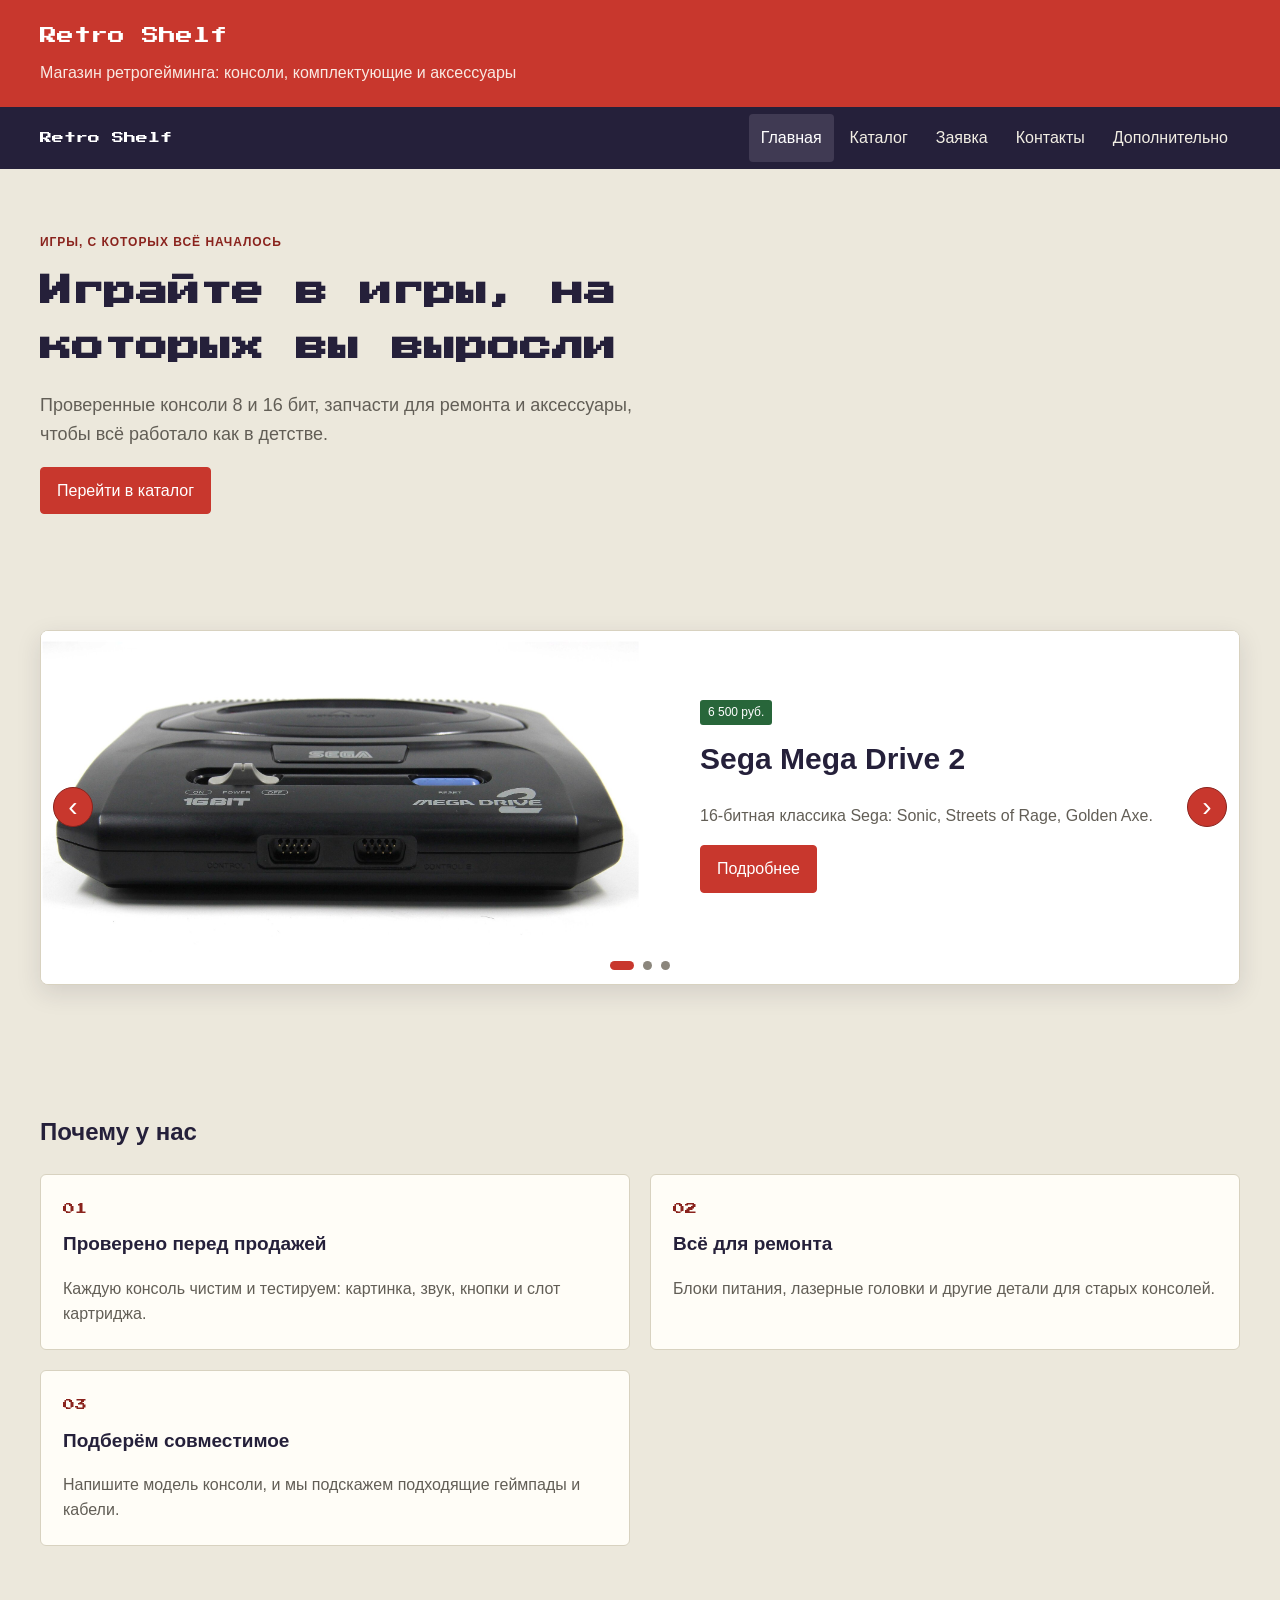
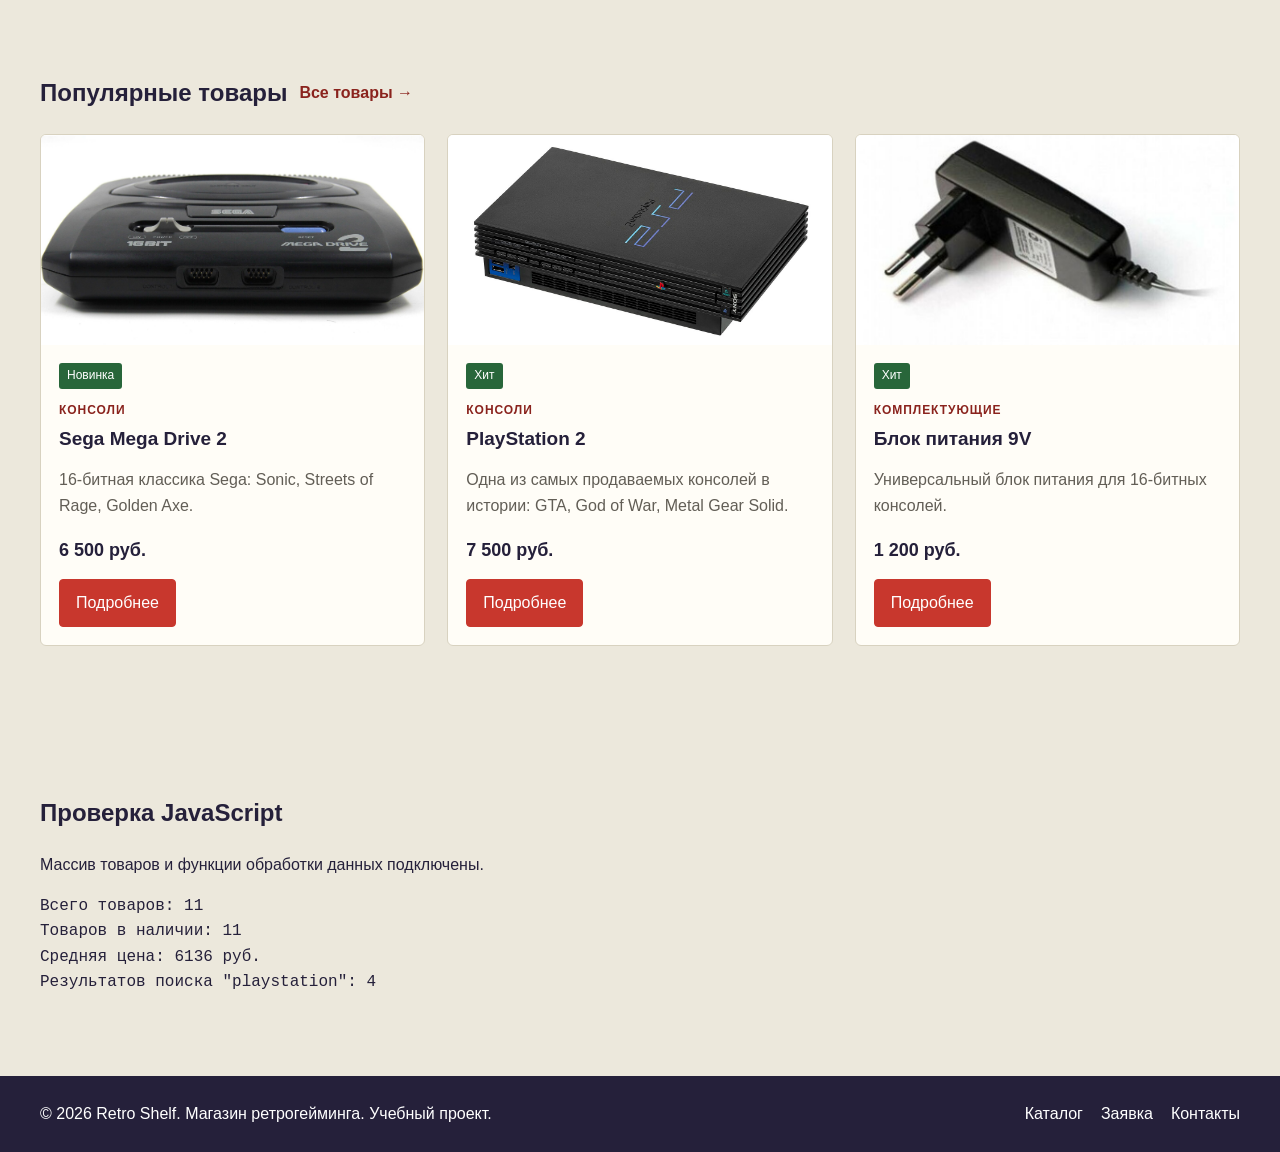
<file: index.html>
<!DOCTYPE html>
<html lang="ru">
<head>
  <meta charset="UTF-8">
  <meta name="viewport" content="width=device-width, initial-scale=1.0">
  <meta name="description" content="Retro Shelf — магазин ретрогейминга: консоли, комплектующие и аксессуары.">
  <title>Главная — Retro Shelf</title>
  <link rel="preconnect" href="https://fonts.googleapis.com">
  <link rel="preconnect" href="https://fonts.gstatic.com" crossorigin>
  <link href="https://fonts.googleapis.com/css2?family=Press+Start+2P&display=swap" rel="stylesheet">
  <link rel="stylesheet" href="css/style.css">
  <link rel="stylesheet" href="css/responsive.css">
  <script src="js/data.js" defer></script>
  <script src="js/main.js" defer></script>
</head>
<body>
  <a class="skip-link" href="#main">Перейти к основному содержимому</a>
  <header class="site-header">
    <div class="site-header__intro wrap">
      <div><a class="site-header__name pixel" href="index.html">Retro Shelf</a><p>Магазин ретрогейминга: консоли, комплектующие и аксессуары</p></div>
    </div>
  </header>
  <nav class="site-nav" aria-label="Основная навигация"><div class="wrap site-nav__inner">
    <a class="site-nav__brand pixel" href="index.html">Retro Shelf</a>
    <button class="site-nav__toggle" type="button" aria-expanded="false" aria-controls="main-menu">Меню</button>
    <ul class="site-nav__list" id="main-menu">        <li><a class="site-nav__link site-nav__link--active" href="index.html" aria-current="page">Главная</a></li>
        <li><a class="site-nav__link" href="catalog.html">Каталог</a></li>
        <li><a class="site-nav__link" href="order.html">Заявка</a></li>
        <li><a class="site-nav__link" href="contacts.html">Контакты</a></li>
      <li class="site-nav__more"><a class="site-nav__link" href="catalog.html">Дополнительно</a><ul><li><a href="catalog.html">Все товары</a></li><li><a href="order.html">Оформить заявку</a></li><li><a href="index.html#popular">Популярное</a></li></ul></li>
    </ul>
  </div></nav>
  <main id="main">
    <section class="hero wrap"><div><p class="eyebrow">Игры, с которых всё началось</p><h1 class="pixel">Играйте в игры, на которых вы выросли</h1><p>Проверенные консоли 8 и 16 бит, запчасти для ремонта и аксессуары, чтобы всё работало как в детстве.</p><a class="button" href="catalog.html">Перейти в каталог</a></div></section>
    <section class="section wrap" aria-label="Популярные товары">
      <div class="carousel" role="region" aria-roledescription="карусель" aria-label="Популярные товары">
        <div class="carousel__slides">        <article class="carousel__slide is-active" role="group" aria-roledescription="слайд" aria-label="Слайд 1 из 3" data-slide="0" aria-hidden="false">
          <img src="images/segamd2.jpeg" alt="Sega Mega Drive 2" width="2000" height="1043">
          <div class="carousel__caption"><span class="tag">6 500 руб.</span><h2>Sega Mega Drive 2</h2><p>16-битная классика Sega: Sonic, Streets of Rage, Golden Axe.</p><a class="button" href="product.html#mega-drive-2">Подробнее</a></div>
        </article>
        <article class="carousel__slide" role="group" aria-roledescription="слайд" aria-label="Слайд 2 из 3" data-slide="1" aria-hidden="true">
          <img src="images/ps2.jpg" alt="PlayStation 2" width="1280" height="771">
          <div class="carousel__caption"><span class="tag">7 500 руб.</span><h2>PlayStation 2</h2><p>Одна из самых продаваемых консолей в истории: GTA, God of War, Metal Gear Solid.</p><a class="button" href="product.html#ps2">Подробнее</a></div>
        </article>
        <article class="carousel__slide" role="group" aria-roledescription="слайд" aria-label="Слайд 3 из 3" data-slide="2" aria-hidden="true">
          <img src="images/3ds.jpeg" alt="Nintendo 3DS" width="2000" height="1125">
          <div class="carousel__caption"><span class="tag">10 500 руб.</span><h2>Nintendo 3DS</h2><p>Портативная консоль Nintendo с двумя экранами и 3D-режимом.</p><a class="button" href="product.html#nintendo-3ds">Подробнее</a></div>
        </article></div>
        <button class="carousel__arrow carousel__arrow--prev" type="button" aria-label="Предыдущий слайд">‹</button><button class="carousel__arrow carousel__arrow--next" type="button" aria-label="Следующий слайд">›</button>
        <div class="carousel__controls"><div class="carousel__dots"><button class="carousel__dot is-active" type="button" aria-label="Слайд 1" aria-current="true" data-go-to="0"></button><button class="carousel__dot" type="button" aria-label="Слайд 2" aria-current="false" data-go-to="1"></button><button class="carousel__dot" type="button" aria-label="Слайд 3" aria-current="false" data-go-to="2"></button></div></div>
      </div>
    </section>
    <section class="section wrap"><h2 class="section__title">Почему у нас</h2><div class="feature-grid">
      <article class="feature"><span class="feature__number">01</span><h3>Проверено перед продажей</h3><p>Каждую консоль чистим и тестируем: картинка, звук, кнопки и слот картриджа.</p></article>
      <article class="feature"><span class="feature__number">02</span><h3>Всё для ремонта</h3><p>Блоки питания, лазерные головки и другие детали для старых консолей.</p></article>
      <article class="feature"><span class="feature__number">03</span><h3>Подберём совместимое</h3><p>Напишите модель консоли, и мы подскажем подходящие геймпады и кабели.</p></article>
    </div></section>
    <section class="section wrap" id="popular"><div class="section__heading"><h2 class="section__title">Популярные товары</h2><a class="text-link" href="catalog.html">Все товары →</a></div><div class="product-grid">
      <article class="product-card"><img src="images/segamd2.jpeg" alt="Sega Mega Drive 2" width="2000" height="1043"><div class="product-card__body"><span class="tag">Новинка</span><p class="product-card__category">Консоли</p><h3>Sega Mega Drive 2</h3><p>16-битная классика Sega: Sonic, Streets of Rage, Golden Axe.</p><strong>6 500 руб.</strong><a class="button" href="product.html#mega-drive-2">Подробнее</a></div></article>
      <article class="product-card"><img src="images/ps2.jpg" alt="PlayStation 2" width="1280" height="771"><div class="product-card__body"><span class="tag">Хит</span><p class="product-card__category">Консоли</p><h3>PlayStation 2</h3><p>Одна из самых продаваемых консолей в истории: GTA, God of War, Metal Gear Solid.</p><strong>7 500 руб.</strong><a class="button" href="product.html#ps2">Подробнее</a></div></article>
      <article class="product-card"><img src="images/9v.jpeg" alt="Блок питания 9V" width="820" height="484"><div class="product-card__body"><span class="tag">Хит</span><p class="product-card__category">Комплектующие</p><h3>Блок питания 9V</h3><p>Универсальный блок питания для 16-битных консолей.</p><strong>1 200 руб.</strong><a class="button" href="product.html#psu-9v">Подробнее</a></div></article>
    </div></section>
     <section class="section wrap js-check" aria-labelledby="js-check-title">
      <h2 id="js-check-title">Проверка JavaScript</h2>
      <p class="js-message">JavaScript пока не выполнился.</p>
      <pre class="product-output"></pre>
    </section>
  </main>
  <footer class="site-footer"><div class="wrap site-footer__inner">
    <p>© 2026 Retro Shelf. Магазин ретрогейминга. Учебный проект.</p>
    <div><a href="catalog.html">Каталог</a><a href="order.html">Заявка</a><a href="contacts.html">Контакты</a></div>
  </div></footer>
</body>
</html>
</file>
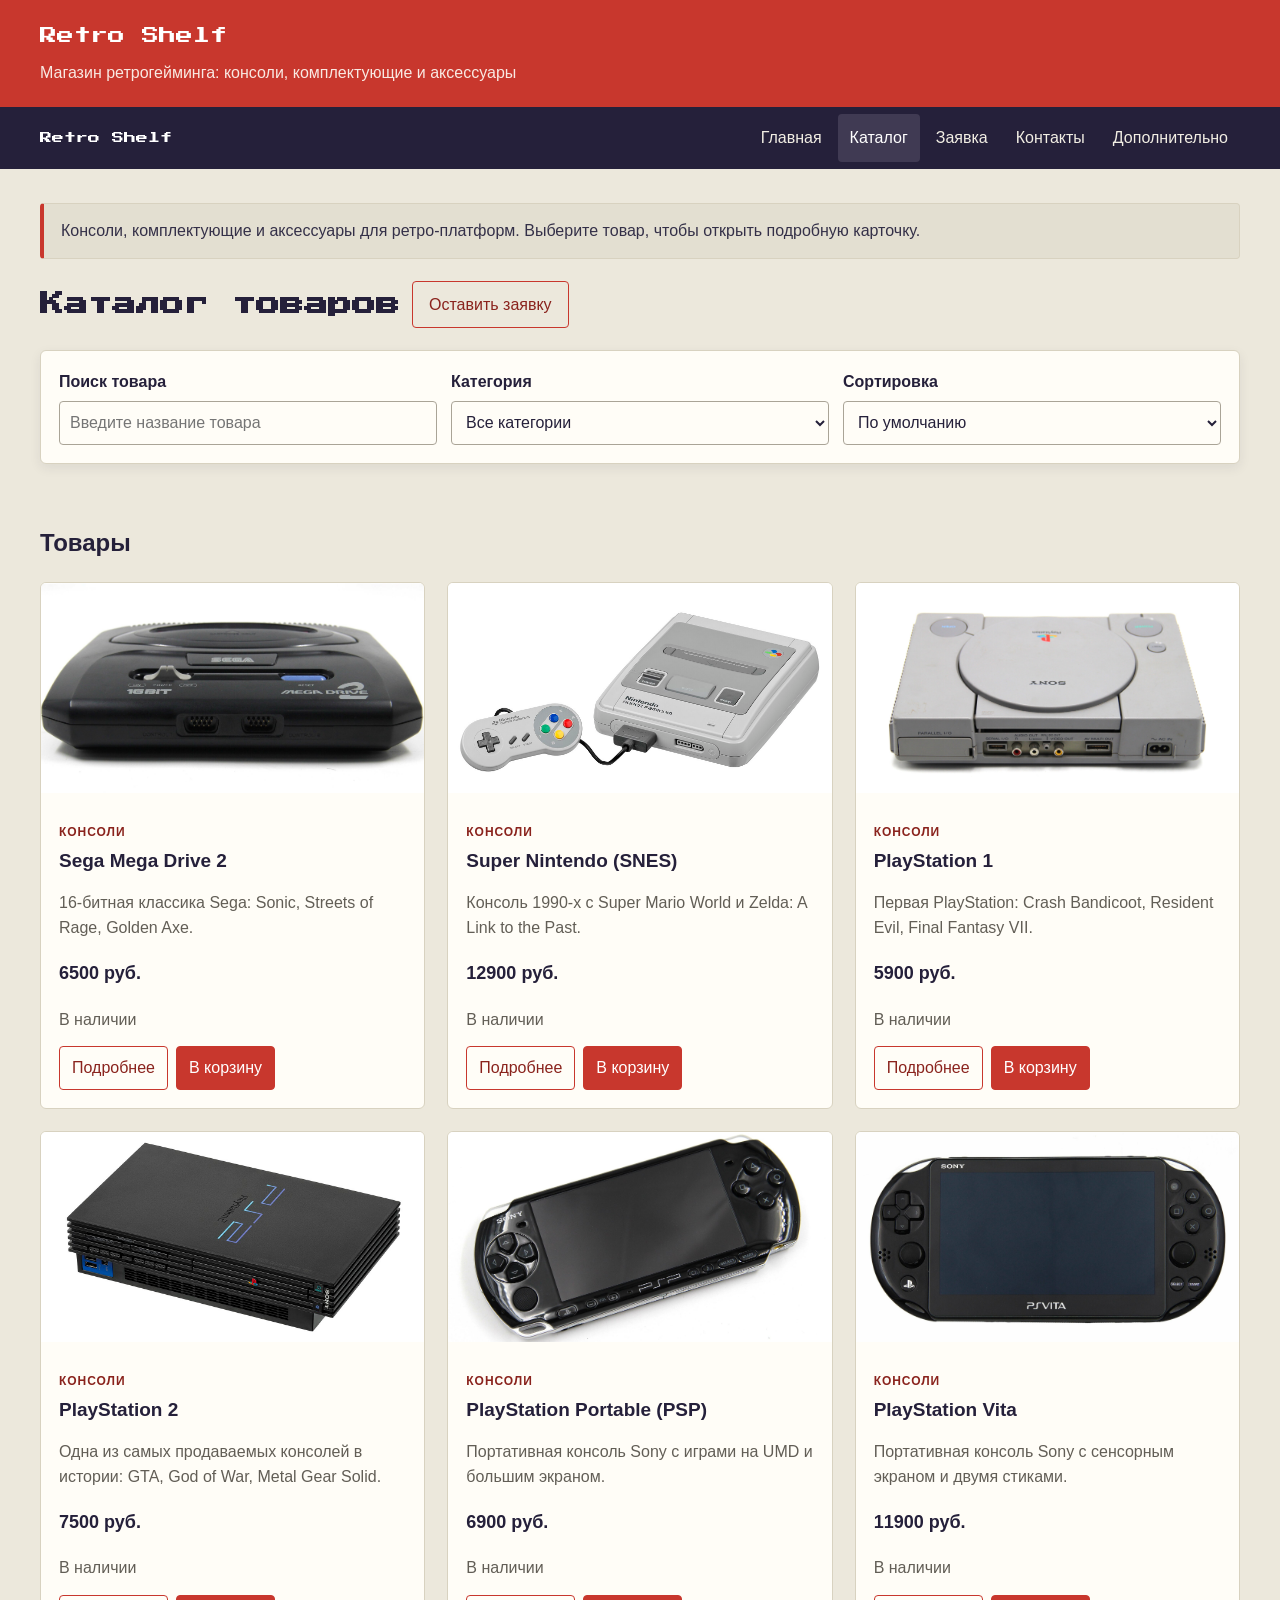
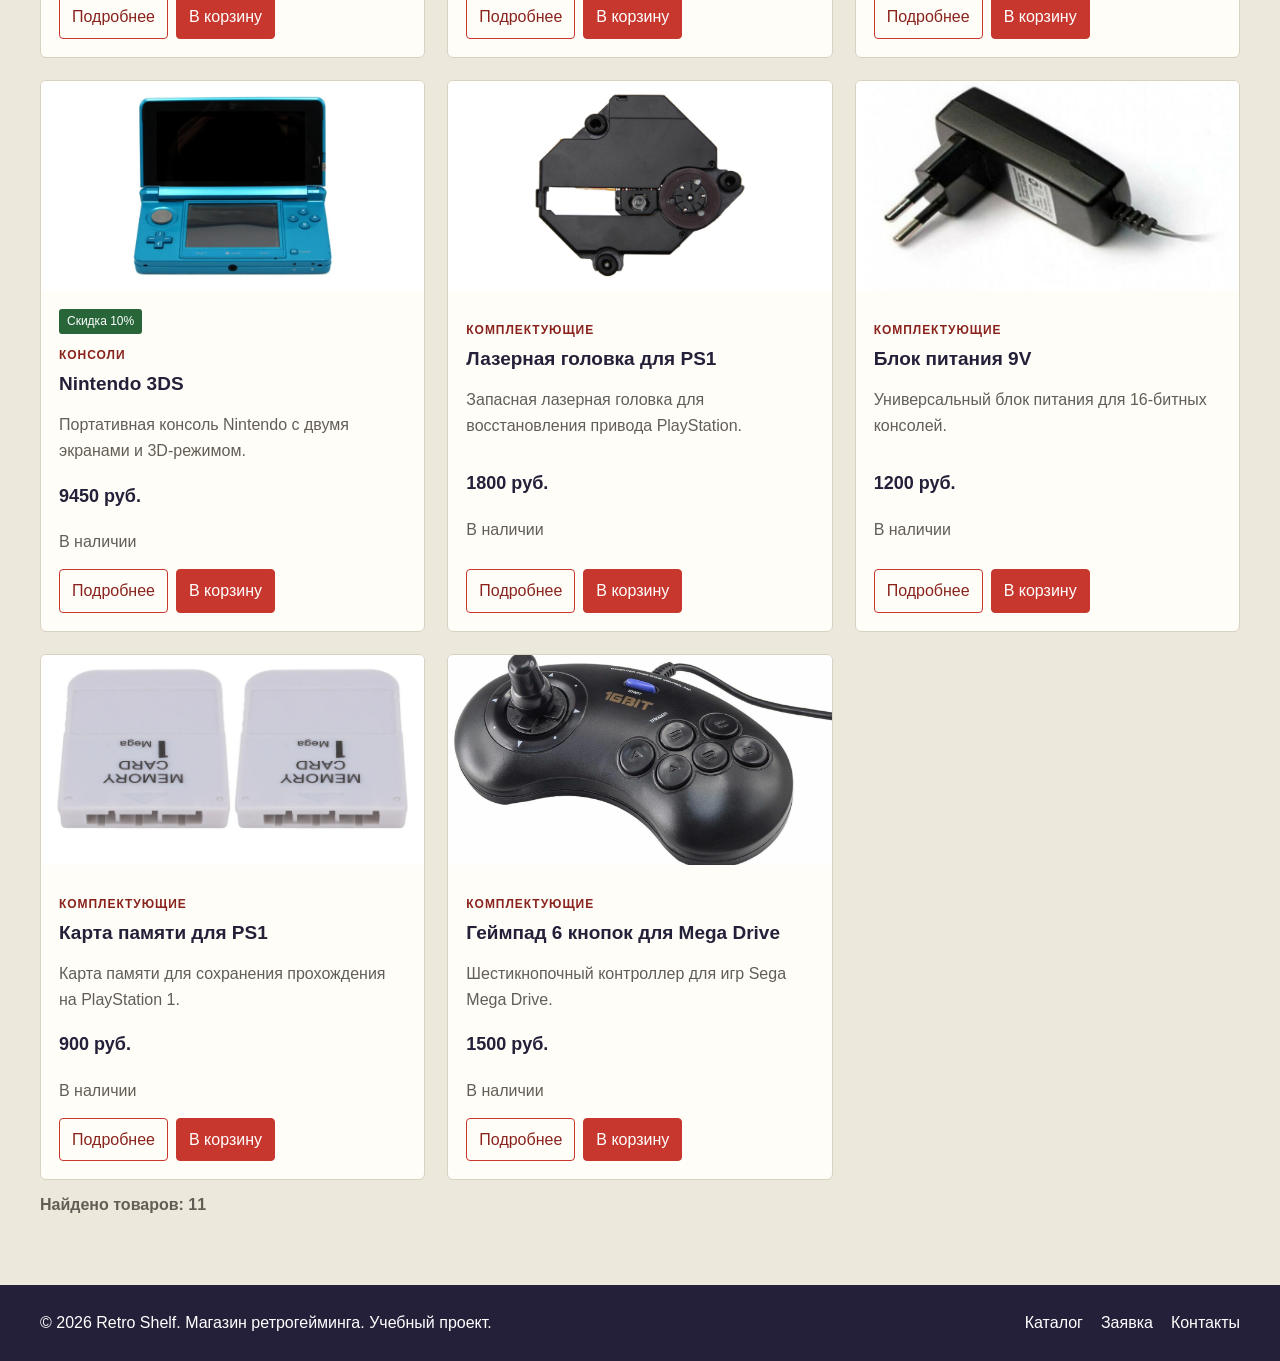
<file: catalog.html>
<!DOCTYPE html>
<html lang="ru">
<head>
  <meta charset="UTF-8">
  <meta name="viewport" content="width=device-width, initial-scale=1.0">
  <meta name="description" content="Retro Shelf — магазин ретрогейминга: консоли, комплектующие и аксессуары.">
  <title>Каталог — Retro Shelf</title>

  <link rel="preconnect" href="https://fonts.googleapis.com">
  <link rel="preconnect" href="https://fonts.gstatic.com" crossorigin>
  <link href="https://fonts.googleapis.com/css2?family=Press+Start+2P&display=swap" rel="stylesheet">
  <link rel="stylesheet" href="css/style.css">
  <link rel="stylesheet" href="css/responsive.css">

  <script src="js/data.js" defer></script>
  <script src="js/main.js" defer></script>
  <script src="js/catalog.js" defer></script>
</head>
<body>
  <a class="skip-link" href="#main">Перейти к основному содержимому</a>

  <header class="site-header">
    <div class="site-header__intro wrap">
      <div>
        <a class="site-header__name pixel" href="index.html">Retro Shelf</a>
        <p>Магазин ретрогейминга: консоли, комплектующие и аксессуары</p>
      </div>
    </div>
  </header>

  <nav class="site-nav" aria-label="Основная навигация">
    <div class="wrap site-nav__inner">
      <a class="site-nav__brand pixel" href="index.html">Retro Shelf</a>

      <button class="site-nav__toggle" type="button" aria-expanded="false" aria-controls="main-menu">
        Меню
      </button>

      <ul class="site-nav__list" id="main-menu">
        <li><a class="site-nav__link" href="index.html">Главная</a></li>
        <li><a class="site-nav__link site-nav__link--active" href="catalog.html" aria-current="page">Каталог</a></li>
        <li><a class="site-nav__link" href="order.html">Заявка</a></li>
        <li><a class="site-nav__link" href="contacts.html">Контакты</a></li>
        <li class="site-nav__more">
          <a class="site-nav__link" href="catalog.html">Дополнительно</a>
          <ul>
            <li><a href="catalog.html">Все товары</a></li>
            <li><a href="order.html">Оформить заявку</a></li>
            <li><a href="index.html#popular">Популярное</a></li>
          </ul>
        </li>
      </ul>
    </div>
  </nav>

  <main id="main" class="wrap page-main">
    <p class="notice">
      Консоли, комплектующие и аксессуары для ретро-платформ. Выберите товар, чтобы открыть подробную карточку.
    </p>

    <div class="section__heading">
      <h1 class="pixel">Каталог товаров</h1>
      <a class="button button--outline" href="order.html">Оставить заявку</a>
    </div>

    <div class="catalog-layout">
      <section class="catalog-controls" aria-label="Управление каталогом">
        <div class="catalog-controls__group">
          <label for="catalog-search">Поиск товара</label>
          <input
            id="catalog-search"
            class="catalog-controls__input"
            type="search"
            placeholder="Введите название товара"
            autocomplete="off"
          >
        </div>

        <div class="catalog-controls__group">
          <label for="category-filter">Категория</label>
          <select id="category-filter" class="catalog-controls__select">
            <option value="all">Все категории</option>
            <option value="consoles">Консоли</option>
            <option value="accessories">Комплектующие</option>
          </select>
        </div>

        <div class="catalog-controls__group">
          <label for="sort-select">Сортировка</label>
          <select id="sort-select" class="catalog-controls__select">
            <option value="default">По умолчанию</option>
            <option value="price-asc">Сначала дешевле</option>
            <option value="price-desc">Сначала дороже</option>
            <option value="title-asc">По названию А—Я</option>
          </select>
        </div>
      </section>

      <section class="catalog-products" id="products" aria-labelledby="products-title">
        <h2 id="products-title">Товары</h2>

        <div class="product-grid product-grid--catalog" data-products-container>
        </div>

        <p class="catalog-count" aria-live="polite"></p>
        <p class="catalog-empty" hidden>Подходящих товаров не найдено.</p>
      </section>
    </div>
  </main>

  <footer class="site-footer">
    <div class="wrap site-footer__inner">
      <p>© 2026 Retro Shelf. Магазин ретрогейминга. Учебный проект.</p>
      <div>
        <a href="catalog.html">Каталог</a>
        <a href="order.html">Заявка</a>
        <a href="contacts.html">Контакты</a>
      </div>
    </div>
  </footer>
</body>
</html>
</file>
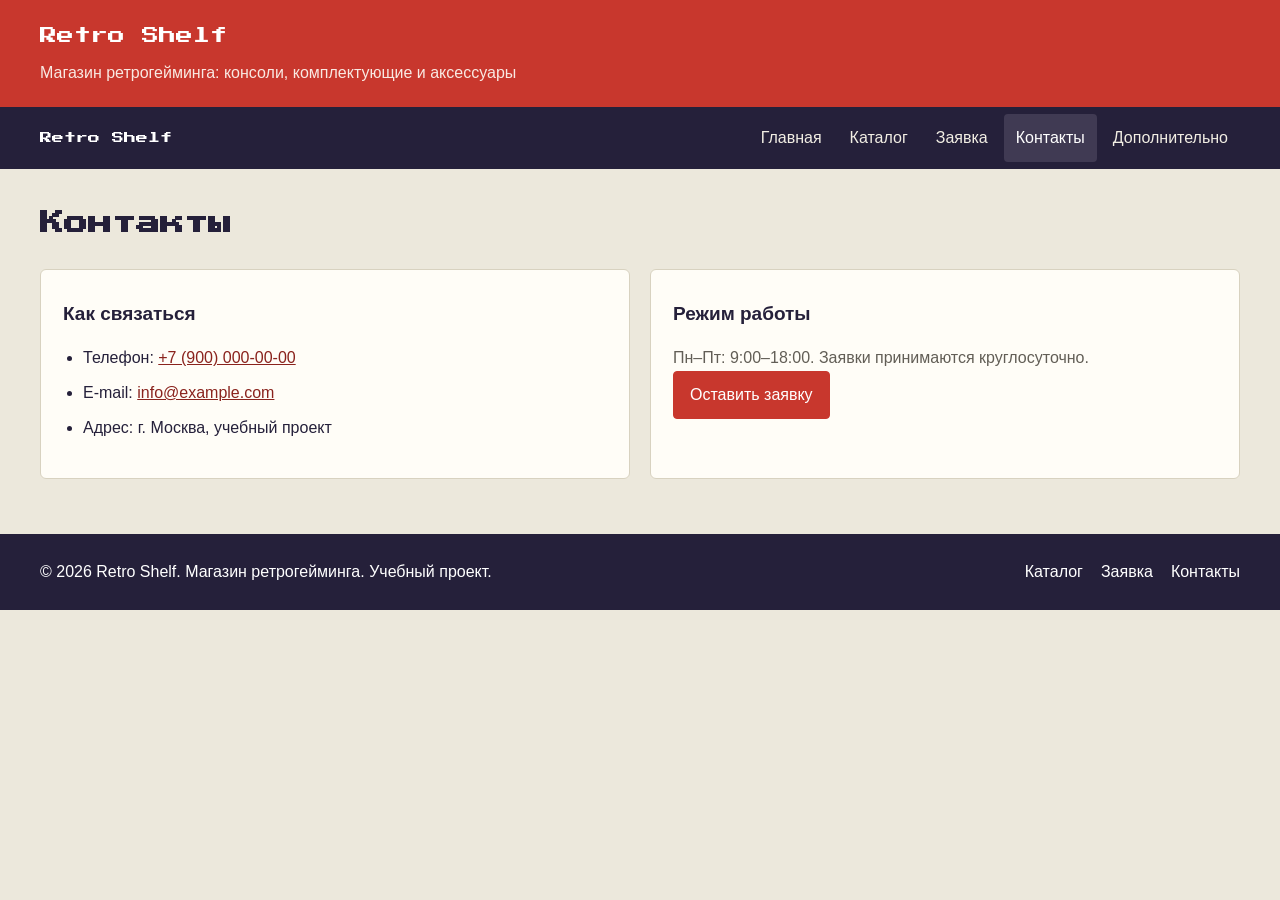
<file: contacts.html>
<!DOCTYPE html>
<html lang="ru">
<head>
  <meta charset="UTF-8">
  <meta name="viewport" content="width=device-width, initial-scale=1.0">
  <meta name="description" content="Retro Shelf — магазин ретрогейминга: консоли, комплектующие и аксессуары.">
  <title>Контакты — Retro Shelf</title>
  <link rel="preconnect" href="https://fonts.googleapis.com">
  <link rel="preconnect" href="https://fonts.gstatic.com" crossorigin>
  <link href="https://fonts.googleapis.com/css2?family=Press+Start+2P&display=swap" rel="stylesheet">
  <link rel="stylesheet" href="css/style.css">
  <link rel="stylesheet" href="css/responsive.css">
  <script src="js/main.js" defer></script>
</head>
<body>
  <a class="skip-link" href="#main">Перейти к основному содержимому</a>
  <header class="site-header">
    <div class="site-header__intro wrap">
      <div><a class="site-header__name pixel" href="index.html">Retro Shelf</a><p>Магазин ретрогейминга: консоли, комплектующие и аксессуары</p></div>
      </div>
  </header>
  <nav class="site-nav" aria-label="Основная навигация"><div class="wrap site-nav__inner">
    <a class="site-nav__brand pixel" href="index.html">Retro Shelf</a>
    <button class="site-nav__toggle" type="button" aria-expanded="false" aria-controls="main-menu">Меню</button>
    <ul class="site-nav__list" id="main-menu">        <li><a class="site-nav__link" href="index.html">Главная</a></li>
        <li><a class="site-nav__link" href="catalog.html">Каталог</a></li>
        <li><a class="site-nav__link" href="order.html">Заявка</a></li>
        <li><a class="site-nav__link site-nav__link--active" href="contacts.html" aria-current="page">Контакты</a></li>
      <li class="site-nav__more"><a class="site-nav__link" href="catalog.html">Дополнительно</a><ul><li><a href="catalog.html">Все товары</a></li><li><a href="order.html">Оформить заявку</a></li><li><a href="index.html#popular">Популярное</a></li></ul></li>
    </ul>
  </div></nav>
  <main id="main" class="wrap page-main"><h1 class="pixel">Контакты</h1><div class="feature-grid contact-grid"><section class="feature"><h2>Как связаться</h2><ul class="contact-list"><li>Телефон: <a href="tel:+79000000000">+7 (900) 000-00-00</a></li><li>E-mail: <a href="mailto:info@example.com">info@example.com</a></li><li>Адрес: г. Москва, учебный проект</li></ul></section><section class="feature"><h2>Режим работы</h2><p>Пн–Пт: 9:00–18:00. Заявки принимаются круглосуточно.</p><a class="button" href="order.html">Оставить заявку</a></section></div></main>
  <footer class="site-footer"><div class="wrap site-footer__inner">
    <p>© 2026 Retro Shelf. Магазин ретрогейминга. Учебный проект.</p>
    <div><a href="catalog.html">Каталог</a><a href="order.html">Заявка</a><a href="contacts.html">Контакты</a></div>
  </div></footer>
</body>
</html>
</file>
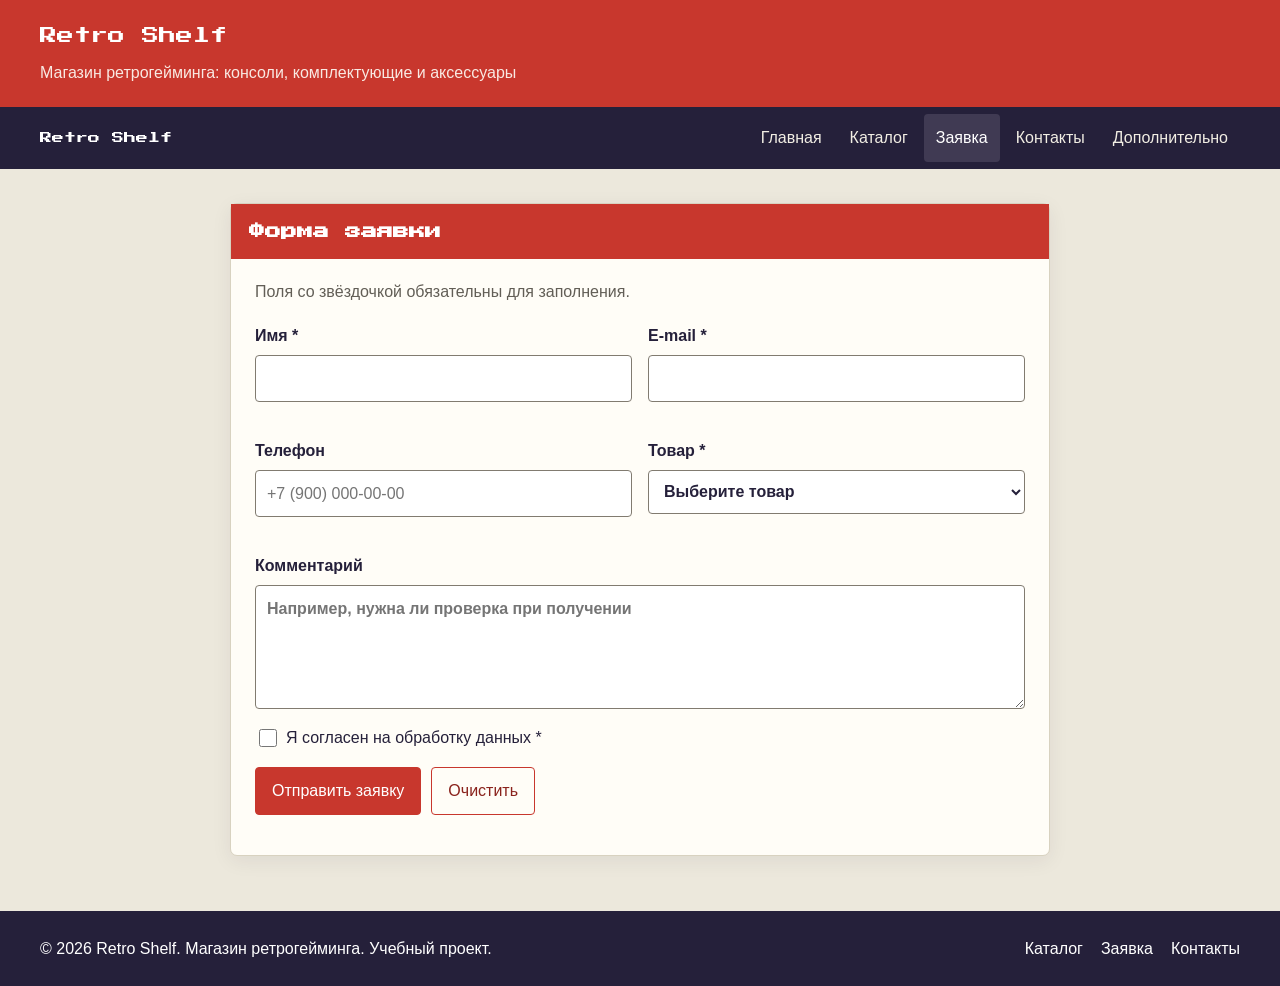
<file: order.html>
<!DOCTYPE html>
<html lang="ru">
<head>
  <meta charset="UTF-8">
  <meta name="viewport" content="width=device-width, initial-scale=1.0">
  <meta name="description" content="Оставить заявку в Retro Shelf — магазине ретрогейминга.">
  <title>Заявка — Retro Shelf</title>

  <link rel="preconnect" href="https://fonts.googleapis.com">
  <link rel="preconnect" href="https://fonts.gstatic.com" crossorigin>
  <link href="https://fonts.googleapis.com/css2?family=Press+Start+2P&display=swap" rel="stylesheet">
  <link rel="stylesheet" href="css/style.css">
  <link rel="stylesheet" href="css/responsive.css">

  <script src="js/data.js" defer></script>
  <script src="js/main.js" defer></script>
  <script src="js/validation.js" defer></script>
</head>
<body>
  <a class="skip-link" href="#main">Перейти к основному содержимому</a>

  <header class="site-header">
    <div class="site-header__intro wrap">
      <div>
        <a class="site-header__name pixel" href="index.html">Retro Shelf</a>
        <p>Магазин ретрогейминга: консоли, комплектующие и аксессуары</p>
      </div>
    </div>
  </header>

  <nav class="site-nav" aria-label="Основная навигация">
    <div class="wrap site-nav__inner">
      <a class="site-nav__brand pixel" href="index.html">Retro Shelf</a>

      <button class="site-nav__toggle" type="button" aria-expanded="false" aria-controls="main-menu">
        Меню
      </button>

      <ul class="site-nav__list" id="main-menu">
        <li><a class="site-nav__link" href="index.html">Главная</a></li>
        <li><a class="site-nav__link" href="catalog.html">Каталог</a></li>
        <li><a class="site-nav__link site-nav__link--active" href="order.html" aria-current="page">Заявка</a></li>
        <li><a class="site-nav__link" href="contacts.html">Контакты</a></li>
        <li class="site-nav__more">
          <a class="site-nav__link" href="catalog.html">Дополнительно</a>
          <ul>
            <li><a href="catalog.html">Все товары</a></li>
            <li><a href="order.html">Оформить заявку</a></li>
            <li><a href="index.html#popular">Популярное</a></li>
          </ul>
        </li>
      </ul>
    </div>
  </nav>

  <main id="main" class="wrap page-main">
    <section class="form-card">
      <h1 class="pixel">Форма заявки</h1>
      <p class="form-note">Поля со звёздочкой обязательны для заполнения.</p>

      <form class="order-form" id="page-order-form" novalidate>
        <div class="form-grid">
          <div class="order-form__group">
            <label for="order-name">Имя *</label>
            <input id="order-name" name="name" type="text" required>
            <p class="form-error" id="order-name-error"></p>
          </div>

          <div class="order-form__group">
            <label for="order-email">E-mail *</label>
            <input id="order-email" name="email" type="email" required>
            <p class="form-error" id="order-email-error"></p>
          </div>

          <div class="order-form__group">
            <label for="order-phone">Телефон</label>
            <input
              id="order-phone"
              name="phone"
              type="tel"
              placeholder="+7 (900) 000-00-00"
            >
            <p class="form-error" id="order-phone-error"></p>
          </div>

          <label>
            Товар *
            <select name="product" id="order-product" required>
              <option value="">Выберите товар</option>
              <option value="mega-drive-2">Sega Mega Drive 2</option>
              <option value="snes">Super Nintendo (SNES)</option>
              <option value="ps1">PlayStation 1</option>
              <option value="ps2">PlayStation 2</option>
              <option value="psp">PlayStation Portable (PSP)</option>
              <option value="ps-vita">PlayStation Vita</option>
              <option value="nintendo-3ds">Nintendo 3DS</option>
              <option value="ps1-laser">Лазерная головка для PS1</option>
              <option value="psu-9v">Блок питания 9V</option>
              <option value="ps1-memory-card">Карта памяти для PS1</option>
              <option value="md-pad">Геймпад 6 кнопок для Mega Drive</option>
            </select>
          </label>

          <label class="form-grid__wide">
            Комментарий
            <textarea
              id="order-comment"
              name="comment"
              rows="4"
              placeholder="Например, нужна ли проверка при получении"
            ></textarea>
          </label>

          <label class="form-check form-grid__wide">
            <input id="order-agreement" type="checkbox" name="agreement" required>
            Я согласен на обработку данных *
          </label>

          <div class="form-actions form-grid__wide">
            <button class="button" type="submit">Отправить заявку</button>
            <button class="button button--outline" type="reset">Очистить</button>
          </div>

          <p class="form-message form-grid__wide" id="form-message" aria-live="polite"></p>
        </div>
      </form>
    </section>
  </main>

  <footer class="site-footer">
    <div class="wrap site-footer__inner">
      <p>© 2026 Retro Shelf. Магазин ретрогейминга. Учебный проект.</p>
      <div>
        <a href="catalog.html">Каталог</a>
        <a href="order.html">Заявка</a>
        <a href="contacts.html">Контакты</a>
      </div>
    </div>
  </footer>
</body>
</html>
</file>
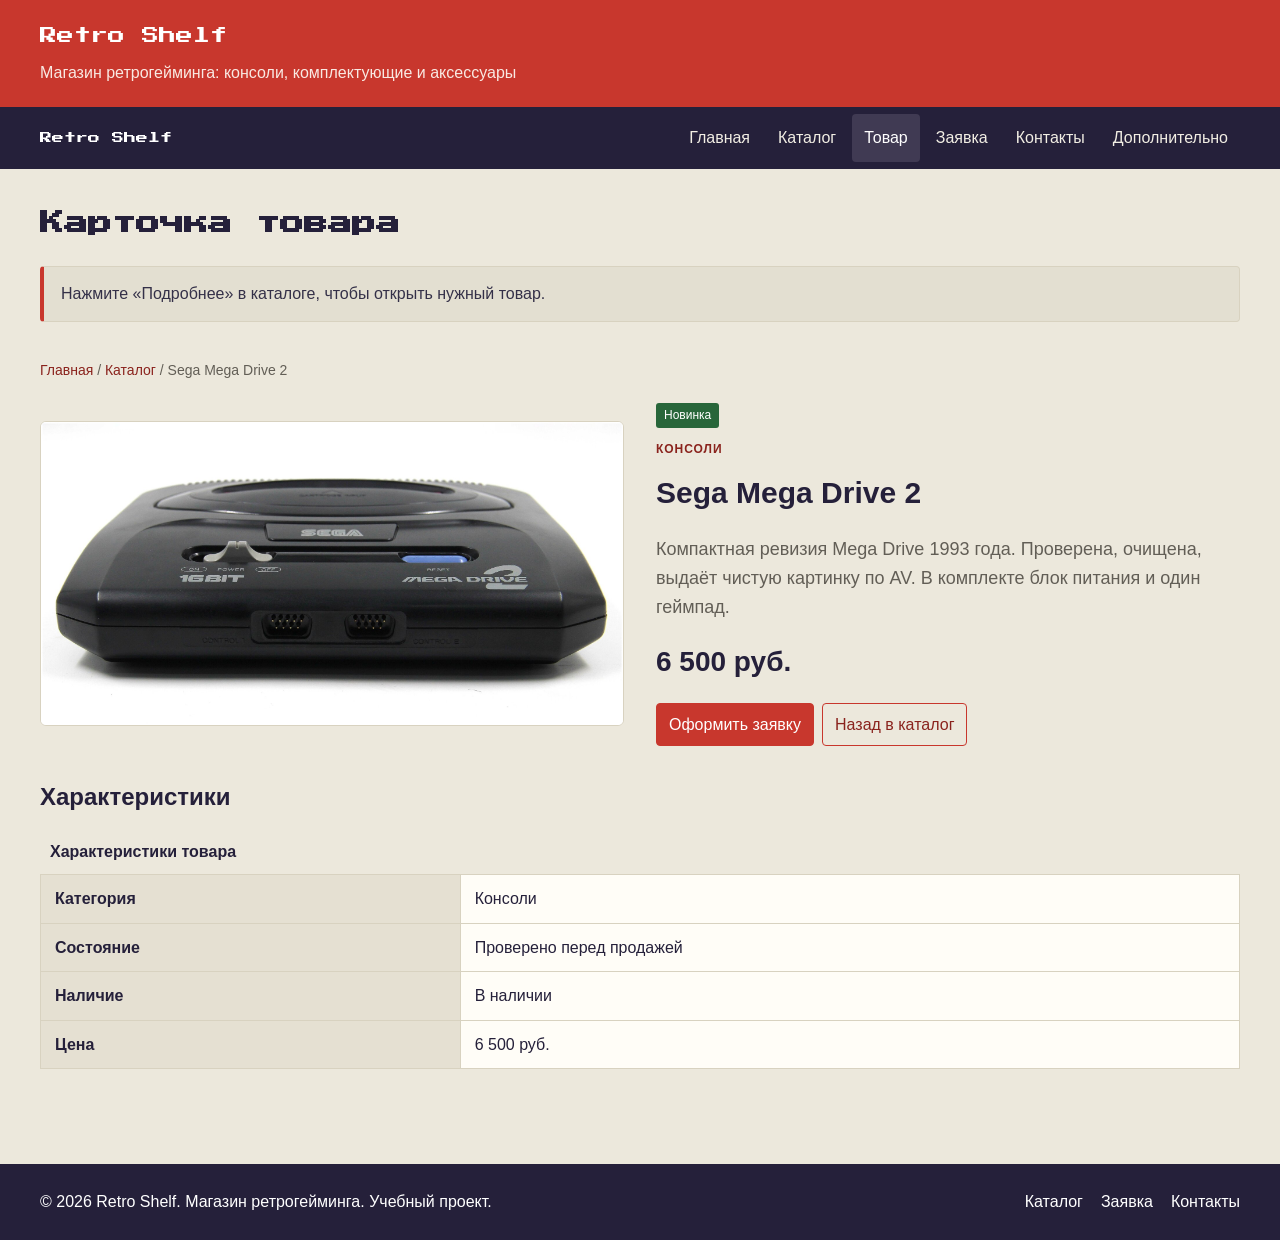
<file: product.html>
<!DOCTYPE html>
<html lang="ru">
<head>
  <meta charset="UTF-8">
  <meta name="viewport" content="width=device-width, initial-scale=1.0">
  <meta name="description" content="Retro Shelf — магазин ретрогейминга: консоли, комплектующие и аксессуары.">
  <title>Товар — Retro Shelf</title>
  <link rel="preconnect" href="https://fonts.googleapis.com">
  <link rel="preconnect" href="https://fonts.gstatic.com" crossorigin>
  <link href="https://fonts.googleapis.com/css2?family=Press+Start+2P&display=swap" rel="stylesheet">
  <link rel="stylesheet" href="css/style.css">
  <link rel="stylesheet" href="css/responsive.css">
  <script src="js/main.js" defer></script>
</head>
<body>
  <a class="skip-link" href="#main">Перейти к основному содержимому</a>
  <header class="site-header">
    <div class="site-header__intro wrap">
      <div><a class="site-header__name pixel" href="index.html">Retro Shelf</a><p>Магазин ретрогейминга: консоли, комплектующие и аксессуары</p></div>
      </div>
  </header>
  <nav class="site-nav" aria-label="Основная навигация"><div class="wrap site-nav__inner">
    <a class="site-nav__brand pixel" href="index.html">Retro Shelf</a>
    <button class="site-nav__toggle" type="button" aria-expanded="false" aria-controls="main-menu">Меню</button>
    <ul class="site-nav__list" id="main-menu">        <li><a class="site-nav__link" href="index.html">Главная</a></li>
        <li><a class="site-nav__link" href="catalog.html">Каталог</a></li>
        <li><a class="site-nav__link site-nav__link--active" href="product.html" aria-current="page">Товар</a></li>
        <li><a class="site-nav__link" href="order.html">Заявка</a></li>
        <li><a class="site-nav__link" href="contacts.html">Контакты</a></li>
      <li class="site-nav__more"><a class="site-nav__link" href="catalog.html">Дополнительно</a><ul><li><a href="catalog.html">Все товары</a></li><li><a href="order.html">Оформить заявку</a></li><li><a href="index.html#popular">Популярное</a></li></ul></li>
    </ul>
  </div></nav>
  <main id="main" class="wrap page-main"><h1 class="pixel">Карточка товара</h1><div class="notice">Нажмите «Подробнее» в каталоге, чтобы открыть нужный товар.</div>
    <article class="product-view" id="mega-drive-2"><nav class="breadcrumbs" aria-label="Хлебные крошки"><a href="index.html">Главная</a> / <a href="catalog.html">Каталог</a> / Sega Mega Drive 2</nav><div class="product-details"><img src="images/segamd2.jpeg" alt="Sega Mega Drive 2" width="2000" height="1043"><div class="product-details__info"><span class="tag">Новинка</span><p class="product-card__category">Консоли</p><h2>Sega Mega Drive 2</h2><p>Компактная ревизия Mega Drive 1993 года. Проверена, очищена, выдаёт чистую картинку по AV. В комплекте блок питания и один геймпад.</p><strong class="product-details__price">6 500 руб.</strong><div class="product-card__actions"><a class="button" href="order.html?product=mega-drive-2">Оформить заявку</a><a class="button button--outline" href="catalog.html">Назад в каталог</a></div></div></div><h2>Характеристики</h2><div class="table-wrapper"><table class="product-table"><caption>Характеристики товара</caption><tbody><tr><th scope="row">Категория</th><td>Консоли</td></tr><tr><th scope="row">Состояние</th><td>Проверено перед продажей</td></tr><tr><th scope="row">Наличие</th><td>В наличии</td></tr><tr><th scope="row">Цена</th><td>6 500 руб.</td></tr></tbody></table></div></article>
    <article class="product-view" id="snes"><nav class="breadcrumbs" aria-label="Хлебные крошки"><a href="index.html">Главная</a> / <a href="catalog.html">Каталог</a> / Super Nintendo (SNES)</nav><div class="product-details"><img src="images/supernin.jpg" alt="Super Nintendo (SNES)" width="1600" height="832"><div class="product-details__info"><span class="tag">Выбор покупателей</span><p class="product-card__category">Консоли</p><h2>Super Nintendo (SNES)</h2><p>Оригинальная Super Nintendo, регион PAL. Корпус без сильных потёртостей, кнопки и слот картриджа проверены.</p><strong class="product-details__price">12 900 руб.</strong><div class="product-card__actions"><a class="button" href="order.html?product=snes">Оформить заявку</a><a class="button button--outline" href="catalog.html">Назад в каталог</a></div></div></div><h2>Характеристики</h2><div class="table-wrapper"><table class="product-table"><caption>Характеристики товара</caption><tbody><tr><th scope="row">Категория</th><td>Консоли</td></tr><tr><th scope="row">Состояние</th><td>Проверено перед продажей</td></tr><tr><th scope="row">Наличие</th><td>В наличии</td></tr><tr><th scope="row">Цена</th><td>12 900 руб.</td></tr></tbody></table></div></article>
    <article class="product-view" id="ps1"><nav class="breadcrumbs" aria-label="Хлебные крошки"><a href="index.html">Главная</a> / <a href="catalog.html">Каталог</a> / PlayStation 1</nav><div class="product-details"><img src="images/ps1.jpeg" alt="PlayStation 1" width="2000" height="1125"><div class="product-details__info"><p class="product-card__category">Консоли</p><h2>PlayStation 1</h2><p>Консоль PlayStation 1 в рабочем состоянии. Привод проверен на нескольких дисках.</p><strong class="product-details__price">5 900 руб.</strong><div class="product-card__actions"><a class="button" href="order.html?product=ps1">Оформить заявку</a><a class="button button--outline" href="catalog.html">Назад в каталог</a></div></div></div><h2>Характеристики</h2><div class="table-wrapper"><table class="product-table"><caption>Характеристики товара</caption><tbody><tr><th scope="row">Категория</th><td>Консоли</td></tr><tr><th scope="row">Состояние</th><td>Проверено перед продажей</td></tr><tr><th scope="row">Наличие</th><td>В наличии</td></tr><tr><th scope="row">Цена</th><td>5 900 руб.</td></tr></tbody></table></div></article>
    <article class="product-view" id="ps2"><nav class="breadcrumbs" aria-label="Хлебные крошки"><a href="index.html">Главная</a> / <a href="catalog.html">Каталог</a> / PlayStation 2</nav><div class="product-details"><img src="images/ps2.jpg" alt="PlayStation 2" width="1280" height="771"><div class="product-details__info"><span class="tag">Хит</span><p class="product-card__category">Консоли</p><h2>PlayStation 2</h2><p>PlayStation 2 проверена и готова к игре. Поддерживает большую библиотеку классических игр.</p><strong class="product-details__price">7 500 руб.</strong><div class="product-card__actions"><a class="button" href="order.html?product=ps2">Оформить заявку</a><a class="button button--outline" href="catalog.html">Назад в каталог</a></div></div></div><h2>Характеристики</h2><div class="table-wrapper"><table class="product-table"><caption>Характеристики товара</caption><tbody><tr><th scope="row">Категория</th><td>Консоли</td></tr><tr><th scope="row">Состояние</th><td>Проверено перед продажей</td></tr><tr><th scope="row">Наличие</th><td>В наличии</td></tr><tr><th scope="row">Цена</th><td>7 500 руб.</td></tr></tbody></table></div></article>
    <article class="product-view" id="psp"><nav class="breadcrumbs" aria-label="Хлебные крошки"><a href="index.html">Главная</a> / <a href="catalog.html">Каталог</a> / PlayStation Portable (PSP)</nav><div class="product-details"><img src="images/psp.jpeg" alt="PlayStation Portable (PSP)" width="2000" height="1118"><div class="product-details__info"><span class="tag">Новинка</span><p class="product-card__category">Консоли</p><h2>PlayStation Portable (PSP)</h2><p>Портативная консоль Sony с большим экраном. Кнопки и привод проверены.</p><strong class="product-details__price">6 900 руб.</strong><div class="product-card__actions"><a class="button" href="order.html?product=psp">Оформить заявку</a><a class="button button--outline" href="catalog.html">Назад в каталог</a></div></div></div><h2>Характеристики</h2><div class="table-wrapper"><table class="product-table"><caption>Характеристики товара</caption><tbody><tr><th scope="row">Категория</th><td>Консоли</td></tr><tr><th scope="row">Состояние</th><td>Проверено перед продажей</td></tr><tr><th scope="row">Наличие</th><td>В наличии</td></tr><tr><th scope="row">Цена</th><td>6 900 руб.</td></tr></tbody></table></div></article>
    <article class="product-view" id="ps-vita"><nav class="breadcrumbs" aria-label="Хлебные крошки"><a href="index.html">Главная</a> / <a href="catalog.html">Каталог</a> / PlayStation Vita</nav><div class="product-details"><img src="images/psvita.jpeg" alt="PlayStation Vita" width="2000" height="1125"><div class="product-details__info"><span class="tag">Выбор покупателей</span><p class="product-card__category">Консоли</p><h2>PlayStation Vita</h2><p>Портативная консоль Sony с сенсорным экраном и двумя стиками.</p><strong class="product-details__price">11 900 руб.</strong><div class="product-card__actions"><a class="button" href="order.html?product=ps-vita">Оформить заявку</a><a class="button button--outline" href="catalog.html">Назад в каталог</a></div></div></div><h2>Характеристики</h2><div class="table-wrapper"><table class="product-table"><caption>Характеристики товара</caption><tbody><tr><th scope="row">Категория</th><td>Консоли</td></tr><tr><th scope="row">Состояние</th><td>Проверено перед продажей</td></tr><tr><th scope="row">Наличие</th><td>В наличии</td></tr><tr><th scope="row">Цена</th><td>11 900 руб.</td></tr></tbody></table></div></article>
    <article class="product-view" id="nintendo-3ds"><nav class="breadcrumbs" aria-label="Хлебные крошки"><a href="index.html">Главная</a> / <a href="catalog.html">Каталог</a> / Nintendo 3DS</nav><div class="product-details"><img src="images/3ds.jpeg" alt="Nintendo 3DS" width="2000" height="1125"><div class="product-details__info"><span class="tag">Скидка</span><p class="product-card__category">Консоли</p><h2>Nintendo 3DS</h2><p>Nintendo 3DS с двумя экранами и библиотекой игр Nintendo.</p><strong class="product-details__price">10 500 руб.</strong><div class="product-card__actions"><a class="button" href="order.html?product=nintendo-3ds">Оформить заявку</a><a class="button button--outline" href="catalog.html">Назад в каталог</a></div></div></div><h2>Характеристики</h2><div class="table-wrapper"><table class="product-table"><caption>Характеристики товара</caption><tbody><tr><th scope="row">Категория</th><td>Консоли</td></tr><tr><th scope="row">Состояние</th><td>Проверено перед продажей</td></tr><tr><th scope="row">Наличие</th><td>В наличии</td></tr><tr><th scope="row">Цена</th><td>10 500 руб.</td></tr></tbody></table></div></article>
    <article class="product-view" id="ps1-laser"><nav class="breadcrumbs" aria-label="Хлебные крошки"><a href="index.html">Главная</a> / <a href="catalog.html">Каталог</a> / Лазерная головка для PS1</nav><div class="product-details"><img src="images/laser.jpeg" alt="Лазерная головка для PS1" width="2000" height="1125"><div class="product-details__info"><p class="product-card__category">Комплектующие</p><h2>Лазерная головка для PS1</h2><p>Деталь для ремонта оптического привода PlayStation 1.</p><strong class="product-details__price">1 800 руб.</strong><div class="product-card__actions"><a class="button" href="order.html?product=ps1-laser">Оформить заявку</a><a class="button button--outline" href="catalog.html">Назад в каталог</a></div></div></div><h2>Характеристики</h2><div class="table-wrapper"><table class="product-table"><caption>Характеристики товара</caption><tbody><tr><th scope="row">Категория</th><td>Комплектующие</td></tr><tr><th scope="row">Состояние</th><td>Проверено перед продажей</td></tr><tr><th scope="row">Наличие</th><td>В наличии</td></tr><tr><th scope="row">Цена</th><td>1 800 руб.</td></tr></tbody></table></div></article>
    <article class="product-view" id="psu-9v"><nav class="breadcrumbs" aria-label="Хлебные крошки"><a href="index.html">Главная</a> / <a href="catalog.html">Каталог</a> / Блок питания 9V</nav><div class="product-details"><img src="images/9v.jpeg" alt="Блок питания 9V" width="820" height="484"><div class="product-details__info"><span class="tag">Хит</span><p class="product-card__category">Комплектующие</p><h2>Блок питания 9V</h2><p>Блок питания 9V для совместимых ретро-консолей.</p><strong class="product-details__price">1 200 руб.</strong><div class="product-card__actions"><a class="button" href="order.html?product=psu-9v">Оформить заявку</a><a class="button button--outline" href="catalog.html">Назад в каталог</a></div></div></div><h2>Характеристики</h2><div class="table-wrapper"><table class="product-table"><caption>Характеристики товара</caption><tbody><tr><th scope="row">Категория</th><td>Комплектующие</td></tr><tr><th scope="row">Состояние</th><td>Проверено перед продажей</td></tr><tr><th scope="row">Наличие</th><td>В наличии</td></tr><tr><th scope="row">Цена</th><td>1 200 руб.</td></tr></tbody></table></div></article>
    <article class="product-view" id="ps1-memory-card"><nav class="breadcrumbs" aria-label="Хлебные крошки"><a href="index.html">Главная</a> / <a href="catalog.html">Каталог</a> / Карта памяти для PS1</nav><div class="product-details"><img src="images/storage.jpeg" alt="Карта памяти для PS1" width="1601" height="1601"><div class="product-details__info"><span class="tag">Скидка</span><p class="product-card__category">Комплектующие</p><h2>Карта памяти для PS1</h2><p>Карта памяти для сохранения игр на PlayStation 1.</p><strong class="product-details__price">900 руб.</strong><div class="product-card__actions"><a class="button" href="order.html?product=ps1-memory-card">Оформить заявку</a><a class="button button--outline" href="catalog.html">Назад в каталог</a></div></div></div><h2>Характеристики</h2><div class="table-wrapper"><table class="product-table"><caption>Характеристики товара</caption><tbody><tr><th scope="row">Категория</th><td>Комплектующие</td></tr><tr><th scope="row">Состояние</th><td>Проверено перед продажей</td></tr><tr><th scope="row">Наличие</th><td>В наличии</td></tr><tr><th scope="row">Цена</th><td>900 руб.</td></tr></tbody></table></div></article>
    <article class="product-view" id="md-pad"><nav class="breadcrumbs" aria-label="Хлебные крошки"><a href="index.html">Главная</a> / <a href="catalog.html">Каталог</a> / Геймпад 6 кнопок для Mega Drive</nav><div class="product-details"><img src="images/gamepad.jpeg" alt="Геймпад 6 кнопок для Mega Drive" width="1280" height="741"><div class="product-details__info"><p class="product-card__category">Комплектующие</p><h2>Геймпад 6 кнопок для Mega Drive</h2><p>Геймпад с шестью кнопками для Sega Mega Drive.</p><strong class="product-details__price">1 500 руб.</strong><div class="product-card__actions"><a class="button" href="order.html?product=md-pad">Оформить заявку</a><a class="button button--outline" href="catalog.html">Назад в каталог</a></div></div></div><h2>Характеристики</h2><div class="table-wrapper"><table class="product-table"><caption>Характеристики товара</caption><tbody><tr><th scope="row">Категория</th><td>Комплектующие</td></tr><tr><th scope="row">Состояние</th><td>Проверено перед продажей</td></tr><tr><th scope="row">Наличие</th><td>В наличии</td></tr><tr><th scope="row">Цена</th><td>1 500 руб.</td></tr></tbody></table></div></article>
  </main>
  <footer class="site-footer"><div class="wrap site-footer__inner">
    <p>© 2026 Retro Shelf. Магазин ретрогейминга. Учебный проект.</p>
    <div><a href="catalog.html">Каталог</a><a href="order.html">Заявка</a><a href="contacts.html">Контакты</a></div>
  </div></footer>
</body>
</html>
</file>
<file: css/style.css>
/* Основные цвета сайта */
:root {
  --red: #c8372d;
  --red-dark: #8a231d;
  --ink: #25203a;
  --paper: #ece8dc;
  --white: #fffdf7;
  --muted: #625e56;
  --border: #d8d2c0;
  --wrap: 1120px;
}

/* Общие стили */
* {
  box-sizing: border-box;
}

html {
  scroll-behavior: smooth;
}

body {
  margin: 0;
  color: var(--ink);
  background: var(--paper);
  font: 16px/1.6 Arial, sans-serif;
}

a {
  color: var(--red-dark);
}

a:hover {
  color: var(--red);
}

img {
  display: block;
  max-width: 100%;
}

.wrap {
  width: min(var(--wrap), calc(100% - 28px));
  margin-inline: auto;
}

.pixel {
  font-family: "Press Start 2P", "Courier New", monospace;
  line-height: 1.7;
}

/* Шапка и меню */
.site-header {
  padding: 22px 0;
  color: var(--white);
  background: var(--red);
}

.site-header__intro {
  display: flex;
  align-items: center;
  justify-content: space-between;
  gap: 24px;
}

.site-header__name {
  color: white;
  font-size: 17px;
  text-decoration: none;
}

.site-header p {
  margin: 8px 0 0;
  opacity: .9;
}

.site-nav {
  color: white;
  background: var(--ink);
}

.site-nav__inner {
  display: flex;
  align-items: center;
  flex-wrap: wrap;
  min-height: 62px;
  gap: 12px;
  padding-block: 10px;
}

.site-nav__brand {
  color: white;
  font-size: 12px;
  text-decoration: none;
}

.site-nav__toggle {
  display: block;
  padding: 7px 11px;
  margin-left: auto;
  color: white;
  background: transparent;
  border: 1px solid #ffffff80;
  border-radius: 4px;
  font: inherit;
  cursor: pointer;
}

.site-nav__list {
  display: none;
  flex-basis: 100%;
  flex-direction: column;
  gap: 4px;
  padding: 0;
  margin: 0;
  list-style: none;
}

.site-nav__list.is-open {
  display: flex;
}

.site-nav__link {
  display: block;
  padding: 11px 12px;
  color: #f2eee4;
  text-decoration: none;
  border-radius: 4px;
}

.site-nav__link:hover,
.site-nav__link--active {
  color: white;
  background: #403a53;
}

.site-nav__more ul {
  display: none;
  position: absolute;
  z-index: 4;
  top: 100%;
  right: 0;
  min-width: 180px;
  padding: 7px;
  margin: 0;
  list-style: none;
  background: white;
  border: 1px solid var(--border);
  border-radius: 5px;
  box-shadow: 0 8px 24px #17132324;
}

.site-nav__more:focus-within ul {
  display: block;
}

.site-nav__more ul a {
  display: block;
  padding: 7px 9px;
  text-decoration: none;
}

/* Главная страница */
.hero {
  display: grid;
  gap: 24px;
  align-items: center;
  padding-block: 42px;
}

.hero h1 {
  max-width: 670px;
  margin: 8px 0 18px;
  font-size: clamp(22px, 7vw, 32px);
}

.hero p:not(.eyebrow) {
  max-width: 600px;
  color: var(--muted);
  font-size: 18px;
}

.eyebrow,
.product-card__category {
  color: var(--red-dark);
  font-size: 12px;
  font-weight: 700;
  letter-spacing: .08em;
  text-transform: uppercase;
}

.button {
  display: inline-block;
  padding: 10px 16px;
  color: white;
  background: var(--red);
  border: 1px solid var(--red);
  border-radius: 4px;
  font: inherit;
  text-align: center;
  text-decoration: none;
  cursor: pointer;
}

.button:hover {
  color: white;
  background: var(--red-dark);
  border-color: var(--red-dark);
}

.button--outline {
  color: var(--red-dark);
  background: transparent;
}

.button--outline:hover {
  color: white;
  background: var(--red);
}

.section {
  padding-block: 24px 38px;
}

.section__title,
.page-main h1 {
  margin: 0 0 22px;
  font-size: 24px;
}

.section__heading {
  display: flex;
  align-items: flex-start;
  flex-direction: column;
  gap: 12px;
  margin-bottom: 22px;
}

.section__heading .section__title,
.section__heading h1 {
  margin: 0;
}

.text-link {
  font-weight: 700;
  text-decoration: none;
}

/* Карусель */
.carousel {
  position: relative;
  overflow: hidden;
  background: white;
  border: 1px solid var(--border);
  border-radius: 8px;
  box-shadow: 0 8px 25px #25203a20;
}

.carousel__slides {
  position: relative;
}

.carousel__slide {
  display: none;
  color: var(--ink);
  background: white;
}

.carousel__slide.is-active {
  display: grid;
  grid-template-columns: 1fr;
  animation: appear .35s ease;
}

.carousel__slide > img {
  width: 100%;
  height: 230px;
  object-fit: contain;
  background: white;
}

.carousel__caption {
  display: flex;
  align-items: flex-start;
  justify-content: center;
  flex-direction: column;
  padding: 20px 28px;
  background: white;
}

.carousel__caption h2 {
  margin: 10px 0 4px;
  font-size: clamp(20px, 5vw, 30px);
}

.carousel__caption p {
  color: var(--muted);
}

.carousel__arrow {
  position: absolute;
  z-index: 2;
  top: 25%;
  width: 40px;
  height: 40px;
  color: white;
  background: var(--red);
  border: 1px solid var(--red-dark);
  border-radius: 50%;
  font-size: 28px;
  line-height: 1;
  cursor: pointer;
}

.carousel__arrow--prev {
  left: 12px;
}

.carousel__arrow--next {
  right: 12px;
}

.carousel__dots {
  display: flex;
  justify-content: center;
  gap: 9px;
  padding: 0 0 15px;
  background: white;
}

.carousel__dot {
  width: 9px;
  height: 9px;
  padding: 0;
  background: #8b867c;
  border: 0;
  border-radius: 50%;
  cursor: pointer;
}

.carousel__dot.is-active {
  width: 24px;
  background: var(--red);
  border-radius: 9px;
}

@keyframes appear {
  from { opacity: .5; }
  to { opacity: 1; }
}

/* Карточки */
.feature-grid,
.product-grid {
  display: grid;
  grid-template-columns: 1fr;
  gap: 18px;
}

.feature {
  min-width: 0;
  padding: 22px;
  background: var(--white);
  border: 1px solid var(--border);
  border-radius: 6px;
}

.feature h2,
.feature h3 {
  margin: 7px 0;
  font-size: 19px;
}

.feature p {
  margin-bottom: 0;
  color: var(--muted);
}

.feature__number {
  color: var(--red-dark);
  font: 12px "Press Start 2P", monospace;
}

.product-card {
  display: flex;
  min-width: 0;
  overflow: hidden;
  flex-direction: column;
  background: var(--white);
  border: 1px solid var(--border);
  border-radius: 6px;
  transition: transform .2s ease, box-shadow .2s ease;
}

.product-card:hover {
  transform: translateY(-3px);
  box-shadow: 0 8px 20px #25203a18;
}

.product-card > img,
.product-card > picture > img {
  width: 100%;
  height: 210px;
  object-fit: cover;
  background: #ded9ca;
}

.product-card__body {
  display: flex;
  align-items: flex-start;
  flex: 1;
  flex-direction: column;
  padding: 18px;
}

.product-card__body h2,
.product-card__body h3 {
  overflow-wrap: anywhere;
  margin: 4px 0 8px;
  font-size: 19px;
}

.product-card__body > p:not(.product-card__category) {
  overflow-wrap: anywhere;
  margin: 5px 0 14px;
  color: var(--muted);
}

.product-card__body strong {
  margin-top: auto;
  padding: 4px 0 14px;
  font-size: 18px;
}

.product-card__category {
  margin: 12px 0 0;
}

.tag {
  display: inline-block;
  padding: 3px 8px;
  color: white;
  background: #28663a;
  border-radius: 3px;
  font-size: 12px;
}

.product-card__actions {
  display: flex;
  flex-wrap: wrap;
  gap: 8px;
  margin-top: auto;
}

.product-card__actions .button {
  padding: 8px 12px;
}

/* Каталог */
.page-main {
  padding-block: 34px 55px;
}

.notice {
  padding: 14px 17px;
  margin: 0 0 22px;
  color: #343048;
  background: #e3dfd1;
  border: 1px solid var(--border);
  border-left: 4px solid var(--red);
  border-radius: 4px;
}

.catalog-layout {
  display: grid;
  gap: 22px;
}

.catalog-filters {
  order: -1;
  padding: 18px;
  background: var(--white);
  border: 1px solid var(--border);
  border-radius: 6px;
}

.catalog-filters h2 {
  margin: 0 0 14px;
  font-size: 20px;
}

.catalog-filters fieldset {
  padding: 0;
  margin: 0 0 15px;
  border: 0;
}

.catalog-filters legend {
  margin-bottom: 7px;
  font-weight: 700;
}

.catalog-filters label {
  display: block;
  margin: 6px 0;
}

.catalog-filters input[type="number"] {
  width: 100%;
  min-height: 44px;
  padding: 8px;
  margin: 4px 0 8px;
  border: 1px solid #aaa497;
  border-radius: 4px;
  font: inherit;
}

/* Карточка товара и таблица */
.breadcrumbs {
  margin-bottom: 20px;
  color: var(--muted);
  font-size: 14px;
}

.breadcrumbs a {
  text-decoration: none;
}

.product-view {
  display: none;
  padding: 15px 0 40px;
}

.product-view:target {
  display: block;
}

.page-main:not(:has(.product-view:target)) .product-view:first-of-type {
  display: block;
}

.product-details {
  display: grid;
  grid-template-columns: 1fr;
  gap: 20px;
  align-items: center;
}

.product-details > img {
  width: 100%;
  max-height: 340px;
  object-fit: contain;
  background: white;
  border: 1px solid var(--border);
  border-radius: 6px;
}

.product-details__info h2 {
  margin: 10px 0;
  font-size: 30px;
}

.product-details__info > p:not(.product-card__category) {
  color: var(--muted);
  font-size: 18px;
}

.product-details__price {
  display: block;
  margin: 18px 0;
  font-size: 28px;
}

.product-view > h2 {
  margin: 32px 0 12px;
}

.table-wrapper {
  width: 100%;
  overflow-x: auto;
  -webkit-overflow-scrolling: touch;
}

.product-table {
  width: 100%;
  min-width: 520px;
  border-collapse: collapse;
  background: var(--white);
}

.product-table caption {
  padding: 10px;
  font-weight: 700;
  text-align: left;
}

.product-table th,
.product-table td {
  padding: 11px 14px;
  border: 1px solid var(--border);
  text-align: left;
}

.product-table th {
  width: 35%;
  background: #e5e0d2;
}

/* Форма заявки */
.form-card {
  max-width: 820px;
  padding: 18px;
  margin: 0 auto;
  background: var(--white);
  border: 1px solid var(--border);
  border-radius: 7px;
  box-shadow: 0 5px 20px #25203a12;
}

.form-card h1 {
  padding: 14px 18px;
  margin: -18px -18px 18px;
  color: white;
  background: var(--red);
  font-size: 16px;
}

.form-note {
  margin: 0 0 18px;
  color: var(--muted);
}

.form-grid {
  display: grid;
  grid-template-columns: 1fr;
  gap: 16px;
}

.order-form label {
  display: flex;
  flex-direction: column;
  gap: 6px;
  font-weight: 700;
}

.order-form input:not([type="checkbox"]),
.order-form select,
.order-form textarea {
  width: 100%;
  min-height: 44px;
  padding: 10px 11px;
  color: var(--ink);
  background: white;
  border: 1px solid #817b70;
  border-radius: 4px;
  font: inherit;
}

.order-form textarea {
  min-height: 120px;
  resize: vertical;
}

.order-form input:focus,
.order-form select:focus,
.order-form textarea:focus {
  border-color: var(--red-dark);
}

.form-check {
  display: flex !important;
  align-items: center;
  flex-direction: row !important;
  font-weight: 400 !important;
}

.form-check input {
  width: 18px;
  height: 18px;
  accent-color: var(--red);
}

.form-actions {
  display: flex;
  flex-wrap: wrap;
  gap: 10px;
}

.form-success {
  padding: 12px;
  color: #245d30;
  background: #e5f4e8;
  border-radius: 4px;
}

/* Контакты и подвал */
.contact-grid {
  margin-top: 25px;
}

.contact-list {
  padding-left: 20px;
}

.contact-list li {
  margin: 9px 0;
}

.site-footer {
  padding: 25px 0;
  color: white;
  background: var(--ink);
}

.site-footer__inner {
  display: flex;
  flex-direction: column;
  gap: 16px;
}

.site-footer p {
  margin: 0;
}

.site-footer__inner div {
  display: flex;
  flex-wrap: wrap;
  gap: 18px;
}

.site-footer a {
  color: white;
  text-decoration: none;
}

.site-footer a:hover {
  text-decoration: underline;
}

/* Переход к основному содержимому и видимый фокус */
.skip-link {
  position: absolute;
  top: -100px;
  left: 16px;
  z-index: 1000;
  padding: 8px 12px;
  color: white;
  background: #111;
  border-radius: 4px;
  text-decoration: none;
}

.skip-link:focus {
  top: 16px;
}

:focus-visible {
  outline: 3px solid #005fcc;
  outline-offset: 3px;
}

@media (prefers-reduced-motion: reduce) {
  *,
  *::before,
  *::after {
    scroll-behavior: auto;
    animation-duration: .01ms;
    transition-duration: .01ms;
  }
}

.carousel__controls {
  position: relative;
  padding-bottom: 14px;
  background: white;
}

.carousel__pause {
  display: block;
  padding: 4px 9px;
  margin: 0 auto 10px;
  color: var(--red-dark);
  background: white;
  border: 1px solid var(--red-dark);
  border-radius: 4px;
  font: inherit;
  font-size: 14px;
  cursor: pointer;
}

.carousel__dots {
  padding-bottom: 0;
}
</file>
<file: css/responsive.css>
/*
Адаптивные стили для контрольной работы №3.
Подход: Mobile First.
Базовые стили рассчитаны на мобильный экран.
Расширения добавляются через min-width медиазапросы.
*/

*,
*::before,
*::after {
  box-sizing: border-box;
}

html {
  scroll-behavior: smooth;
}

img,
video {
  max-width: 100%;
  height: auto;
}

body {
  overflow-x: hidden;
}

.wrap {
  width: min(100% - 32px, 1200px);
  margin-inline: auto;
}

.section {
  padding-block: clamp(24px, 5vw, 64px);
}

@media (min-width: 640px) {
  .product-grid,
  .feature-grid {
    grid-template-columns: repeat(2, minmax(0, 1fr));
    gap: 20px;
  }

  .section__heading {
    align-items: center;
    flex-direction: row;
  }
}

@media (min-width: 768px) {
  .site-nav__inner {
    flex-wrap: nowrap;
    padding-block: 0;
  }

  .site-nav__toggle {
    display: none;
  }

  .site-nav__list {
    display: flex;
    flex-basis: auto;
    align-items: center;
    flex-direction: row;
    flex-wrap: wrap;
    gap: 4px;
    margin-left: auto;
  }

  .site-nav__more {
    position: relative;
  }

  .site-nav__more:hover ul,
  .site-nav__more:focus-within ul {
    display: block;
  }

  .hero {
    padding-block: 52px;
  }

  .carousel__slide.is-active {
    grid-template-columns: minmax(0, 1fr) minmax(0, 1fr);
  }

  .carousel__slide > img {
    height: 330px;
  }

  .carousel__caption {
    padding: 28px clamp(22px, 5vw, 60px);
  }

  .carousel__arrow {
    top: 44%;
  }

  .product-details {
    grid-template-columns: minmax(0, 1fr) minmax(0, 1fr);
    gap: 32px;
  }

  .product-details > img {
    max-height: 420px;
  }

  .form-card {
    padding: 24px;
  }

  .form-card h1 {
    margin: -24px -24px 20px;
  }

  .form-grid {
    grid-template-columns: repeat(2, minmax(0, 1fr));
  }

  .form-grid__wide {
    grid-column: 1 / -1;
  }

  .contact-grid {
    grid-template-columns: repeat(2, minmax(0, 1fr));
  }

  .site-footer__inner {
    align-items: center;
    justify-content: space-between;
    flex-direction: row;
  }
}

@media (min-width: 1024px) {
  .product-grid {
    grid-template-columns: repeat(3, minmax(0, 1fr));
    gap: 22px;
  }

  .catalog-layout {
    grid-template-columns: 250px minmax(0, 1fr);
    align-items: start;
  }

  .catalog-filters {
    position: sticky;
    top: 20px;
    order: 0;
  }
}

@media (min-width: 1280px) {
  .product-grid--catalog {
    grid-template-columns: repeat(4, minmax(0, 1fr));
  }
}

/* Каталог КР №4 */
.catalog-layout {
  grid-template-columns: minmax(0, 1fr);
}

.catalog-controls {
  display: grid;
  grid-template-columns: 1fr;
  gap: 14px;
  padding: 18px;
  margin-bottom: 18px;
  background: var(--white);
  border: 1px solid var(--border);
  border-radius: 6px;
  box-shadow: 0 4px 12px rgba(37, 32, 58, 0.08);
}

.catalog-controls__group {
  display: grid;
  gap: 6px;
}

.catalog-controls__group label {
  font-weight: 700;
}

.catalog-controls__input,
.catalog-controls__select {
  width: 100%;
  min-height: 44px;
  padding: 8px 10px;
  color: #25203a;
  background: var(--white);
  border: 1px solid #aaa497;
  border-radius: 4px;
  font: inherit;
}

.catalog-controls__input:focus,
.catalog-controls__select:focus {
  border-color: var(--red);
  outline: 2px solid rgba(201, 54, 43, 0.2);
}

.catalog-count {
  margin: 12px 0;
  color: var(--muted);
  font-weight: 700;
}

.catalog-empty {
  padding: 14px;
  background: var(--white);
  border: 1px solid var(--border);
  border-radius: 6px;
}

.catalog-empty[hidden] {
  display: none;
}

@media (min-width: 768px) {
  .catalog-controls {
    grid-template-columns: repeat(3, minmax(0, 1fr));
    align-items: end;
  }
}

@media (min-width: 1024px) {
  .product-grid--catalog {
    grid-template-columns: repeat(2, minmax(0, 1fr));
  }
}

@media (min-width: 1280px) {
  .product-grid--catalog {
    grid-template-columns: repeat(3, minmax(0, 1fr));
  }
}

/* Валидация формы КР №4 */
.order-form__group {
  display: grid;
  gap: 6px;
}

.form-error {
  min-height: 1em;
  margin: 0;
  color: var(--red);
  font-size: 14px;
}

.form-message {
  margin: 0;
}

.order-form [aria-invalid="true"] {
  border-color: var(--red);
}
</file>
